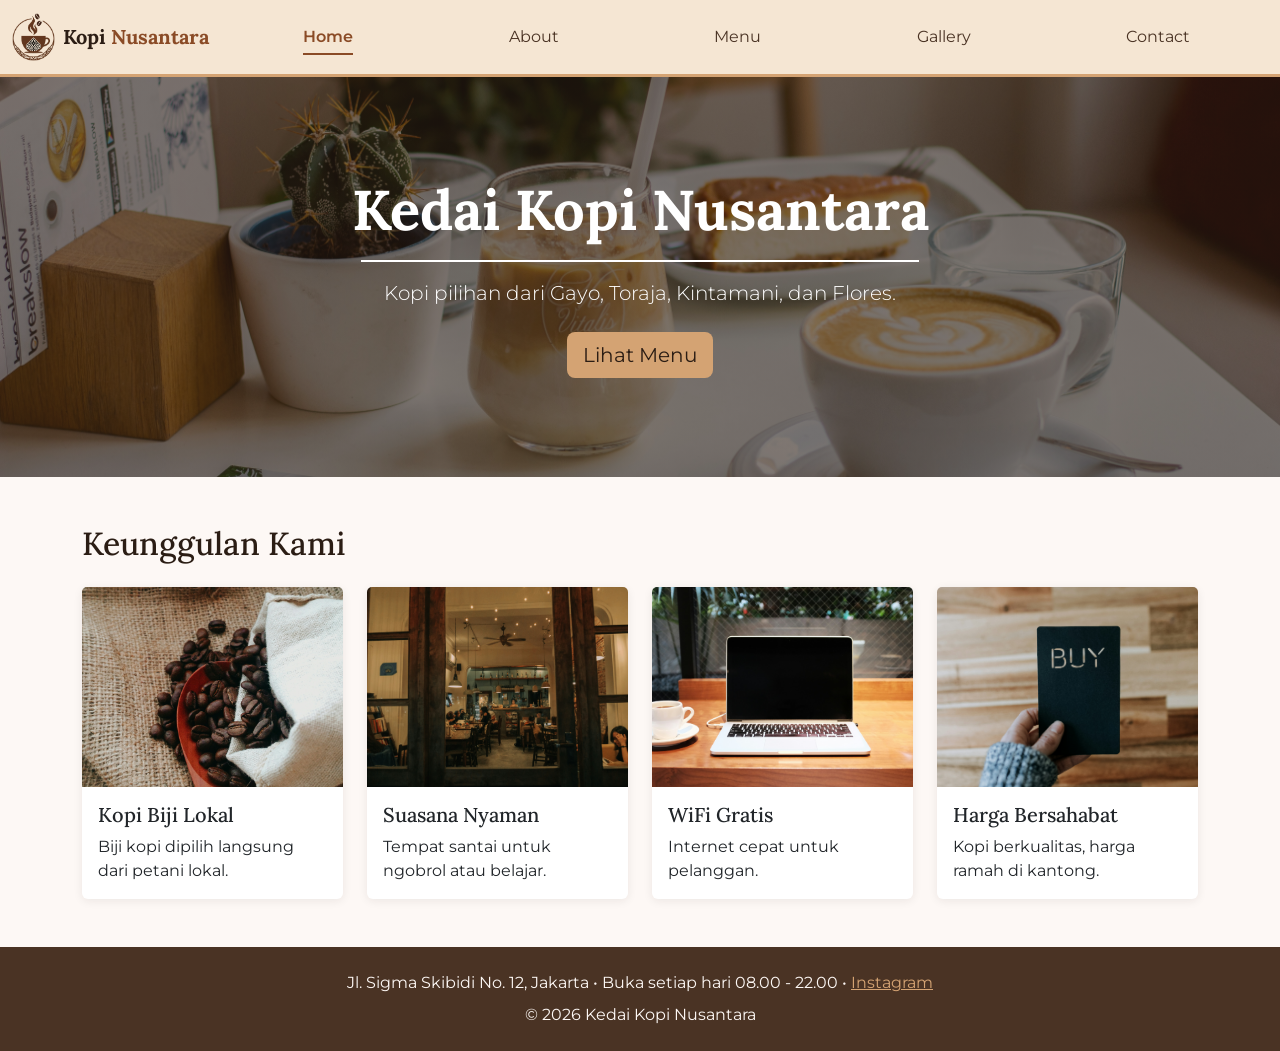
<file: index.html>
<!doctype html>
<html lang="en">
  <head>
    <meta charset="UTF-8" />
    <meta name="viewport" content="width=device-width, initial-scale=1.0" />
    <link
      href="https://cdn.jsdelivr.net/npm/bootstrap@5.3.3/dist/css/bootstrap.min.css"
      rel="stylesheet"
    />
    <link rel="preconnect" href="https://fonts.googleapis.com" />
    <link rel="preconnect" href="https://fonts.gstatic.com" crossorigin />
    <link
      href="https://fonts.googleapis.com/css2?family=Lora:wght@600;700&family=Montserrat:wght@400;600&display=swap"
      rel="stylesheet"
    />
    <link href="style.css" rel="stylesheet" />
    <title>Kedai Kopi Nusantara</title>
    <link rel="icon" type="image/png" href="assets/logo-kopi.png" />
  </head>
  <body>
    <header>
      <nav class="navbar navbar-expand-lg navbar-kopi">
        <div class="container-fluid">
          <a class="navbar-brand d-flex align-items-center" href="index.html">
            <img
              src="assets/logo-kopi.png"
              alt="Logo Kedai Kopi Nusantara"
              height="48"
              class="me-2"
            />
            <span class="brand-kopi"
              >Kopi <span class="brand-nusantara">Nusantara</span></span
            >
          </a>
          <button
            class="navbar-toggler"
            type="button"
            data-bs-toggle="collapse"
            data-bs-target="#navbarNav"
            aria-controls="navbarNav"
            aria-expanded="false"
            aria-label="Toggle navigation"
          >
            <span class="navbar-toggler-icon"></span>
          </button>
          <div class="collapse navbar-collapse" id="navbarNav">
            <ul class="navbar-nav w-100 justify-content-lg-around">
              <li class="nav-item">
                <a class="nav-link active" aria-current="page" href="index.html"
                  >Home</a
                >
              </li>
              <li class="nav-item">
                <a class="nav-link" href="about.html">About</a>
              </li>
              <li class="nav-item">
                <a class="nav-link" href="menu.html">Menu</a>
              </li>
              <li class="nav-item">
                <a class="nav-link" href="gallery.html">Gallery</a>
              </li>
              <li class="nav-item">
                <a class="nav-link" href="contact.html">Contact</a>
              </li>
            </ul>
          </div>
        </div>
      </nav>
    </header>

    <main>
      <section class="hero text-center text-white">
        <div class="container">
          <h1 class="display-4 fw-bold">Kedai Kopi Nusantara</h1>
          <hr class="border-white border-2 opacity-100 w-50 mx-auto" />
          <p class="lead mb-4">
            Kopi pilihan dari Gayo, Toraja, Kintamani, dan Flores.
          </p>
          <a href="menu.html" class="btn btn-kopi btn-lg">Lihat Menu</a>
        </div>
      </section>

      <section class="py-5">
        <div class="container">
          <h2 class="mb-4">Keunggulan Kami</h2>

          <div class="row g-4">
            <div class="col-12 col-md-6 col-xl-3">
              <article class="card h-100">
                <img
                  src="assets/biji-kopi.jpg"
                  class="card-img-top"
                  alt="Biji kopi lokal dalam karung"
                />
                <div class="card-body">
                  <h3 class="card-title h5">Kopi Biji Lokal</h3>
                  <p class="card-text">
                    Biji kopi dipilih langsung dari petani lokal.
                  </p>
                </div>
              </article>
            </div>

            <div class="col-12 col-md-6 col-xl-3">
              <article class="card h-100">
                <img
                  src="assets/suasana-nyaman.jpg"
                  class="card-img-top"
                  alt="Suasana nyaman di dalam kedai kopi"
                />
                <div class="card-body">
                  <h3 class="card-title h5">Suasana Nyaman</h3>
                  <p class="card-text">
                    Tempat santai untuk ngobrol atau belajar.
                  </p>
                </div>
              </article>
            </div>

            <div class="col-12 col-md-6 col-xl-3">
              <article class="card h-100">
                <img
                  src="assets/cafe-laptop.jpg"
                  class="card-img-top"
                  alt="Laptop dan Kopi di atas meja kayu"
                />
                <div class="card-body">
                  <h3 class="card-title h5">WiFi Gratis</h3>
                  <p class="card-text">Internet cepat untuk pelanggan.</p>
                </div>
              </article>
            </div>

            <div class="col-12 col-md-6 col-xl-3">
              <article class="card h-100">
                <img
                  src="assets/gambar-buy.jpg"
                  class="card-img-top"
                  alt="Tangan Memegang buku harga"
                />
                <div class="card-body">
                  <h3 class="card-title h5">Harga Bersahabat</h3>
                  <p class="card-text">
                    Kopi berkualitas, harga ramah di kantong.
                  </p>
                </div>
              </article>
            </div>
          </div>
        </div>
      </section>
    </main>

    <footer class="footer-kopi text-center py-4">
      <div class="container">
        <p class="mb-2">
          Jl. Sigma Skibidi No. 12, Jakarta &bull; Buka setiap hari 08.00 -
          22.00 &bull;
          <a href="https://www.instagram.com/" class="link-footer">Instagram</a>
        </p>
        <p class="mb-0">&copy; 2026 Kedai Kopi Nusantara</p>
      </div>
    </footer>

    <script src="https://cdn.jsdelivr.net/npm/bootstrap@5.3.3/dist/js/bootstrap.bundle.min.js"></script>
  </body>
</html>
</file>
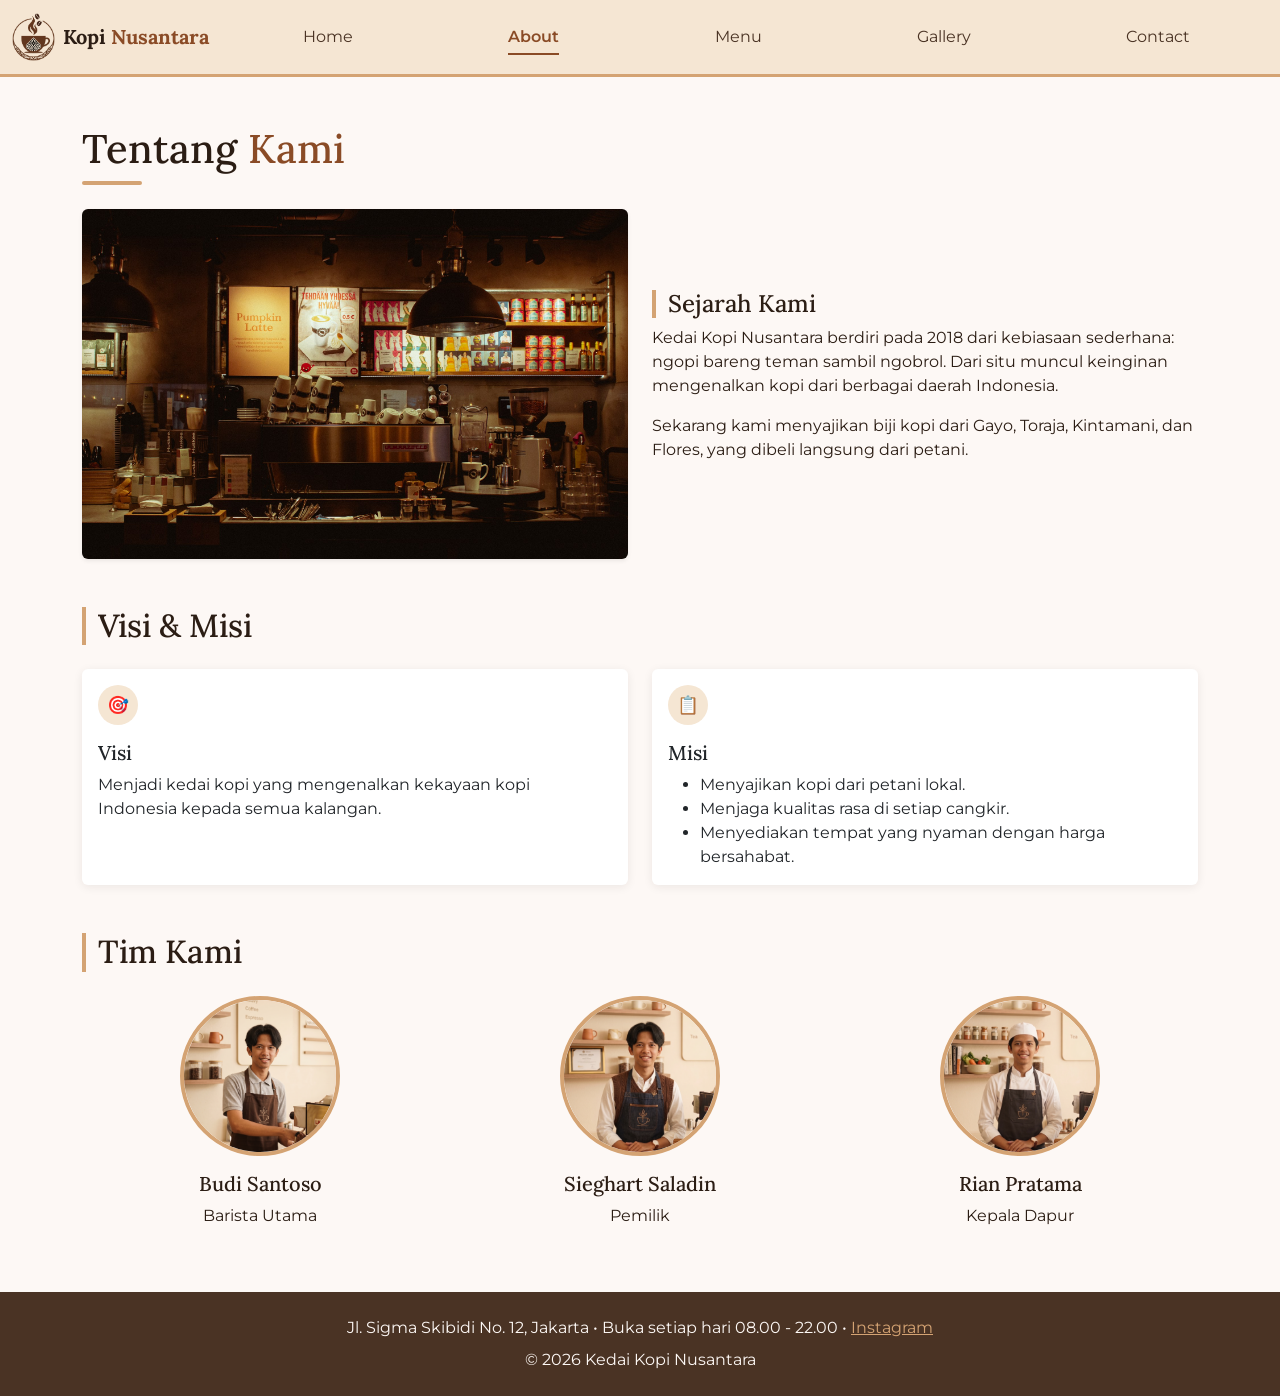
<file: about.html>
<!doctype html>
<html lang="en">
  <head>
    <meta charset="UTF-8" />
    <meta name="viewport" content="width=device-width, initial-scale=1.0" />
    <link
      href="https://cdn.jsdelivr.net/npm/bootstrap@5.3.3/dist/css/bootstrap.min.css"
      rel="stylesheet"
    />
    <link rel="preconnect" href="https://fonts.googleapis.com" />
    <link rel="preconnect" href="https://fonts.gstatic.com" crossorigin />
    <link
      href="https://fonts.googleapis.com/css2?family=Lora:wght@600;700&family=Montserrat:wght@400;600&display=swap"
      rel="stylesheet"
    />
    <link href="style.css" rel="stylesheet" />
    <title>About Us - Kedai Kopi Nusantara</title>
    <link rel="icon" type="image/png" href="assets/logo-kopi.png" />
  </head>
  <body>
    <header>
      <nav class="navbar navbar-expand-lg navbar-kopi">
        <div class="container-fluid">
          <a class="navbar-brand d-flex align-items-center" href="index.html">
            <img
              src="assets/logo-kopi.png"
              alt="Logo Kedai Kopi Nusantara"
              height="48"
              class="me-2"
            />
            <span class="brand-kopi"
              >Kopi <span class="brand-nusantara">Nusantara</span></span
            >
          </a>
          <button
            class="navbar-toggler"
            type="button"
            data-bs-toggle="collapse"
            data-bs-target="#navbarNav"
            aria-controls="navbarNav"
            aria-expanded="false"
            aria-label="Toggle navigation"
          >
            <span class="navbar-toggler-icon"></span>
          </button>
          <div class="collapse navbar-collapse" id="navbarNav">
            <ul class="navbar-nav w-100 justify-content-lg-around">
              <li class="nav-item">
                <a class="nav-link" href="index.html">Home</a>
              </li>
              <li class="nav-item">
                <a class="nav-link active" aria-current="page" href="about.html"
                  >About</a
                >
              </li>
              <li class="nav-item">
                <a class="nav-link" href="menu.html">Menu</a>
              </li>
              <li class="nav-item">
                <a class="nav-link" href="gallery.html">Gallery</a>
              </li>
              <li class="nav-item">
                <a class="nav-link" href="contact.html">Contact</a>
              </li>
            </ul>
          </div>
        </div>
      </nav>
    </header>

    <main>
      <section class="py-5">
        <div class="container">
          <h1 class="mb-2">Tentang <span class="teks-aksen">Kami</span></h1>
          <div class="garis-aksen mb-4"></div>
          <div class="row g-4 align-items-center">
            <div class="col-12 col-xl-6">
              <img
                src="assets/interior-kafe.jpg"
                class="foto-about rounded shadow-sm"
                alt="Interior kedai dengan meja kayu dan lampu gantung"
              />
            </div>
            <div class="col-12 col-xl-6">
              <h2 class="h4 judul-sub">Sejarah Kami</h2>
              <p>
                Kedai Kopi Nusantara berdiri pada 2018 dari kebiasaan sederhana:
                ngopi bareng teman sambil ngobrol. Dari situ muncul keinginan
                mengenalkan kopi dari berbagai daerah Indonesia.
              </p>
              <p>
                Sekarang kami menyajikan biji kopi dari Gayo, Toraja, Kintamani,
                dan Flores, yang dibeli langsung dari petani.
              </p>
            </div>
          </div>
        </div>
      </section>

      <section class="pb-5">
        <div class="container">
          <h2 class="mb-4 judul-sub">Visi &amp; Misi</h2>
          <div class="row g-4">
            <div class="col-12 col-md-6">
              <article class="card h-100">
                <div class="card-body">
                  <div class="ikon-kontak mb-3">🎯</div>
                  <h3 class="h5 card-title">Visi</h3>
                  <p class="card-text">
                    Menjadi kedai kopi yang mengenalkan kekayaan kopi Indonesia
                    kepada semua kalangan.
                  </p>
                </div>
              </article>
            </div>
            <div class="col-12 col-md-6">
              <article class="card h-100">
                <div class="card-body">
                  <div class="ikon-kontak mb-3">📋</div>
                  <h3 class="h5 card-title">Misi</h3>
                  <ul class="mb-0">
                    <li>Menyajikan kopi dari petani lokal.</li>
                    <li>Menjaga kualitas rasa di setiap cangkir.</li>
                    <li>
                      Menyediakan tempat yang nyaman dengan harga bersahabat.
                    </li>
                  </ul>
                </div>
              </article>
            </div>
          </div>
        </div>
      </section>

      <section class="pb-5">
        <div class="container">
          <h2 class="mb-4 judul-sub">Tim Kami</h2>
          <div class="row g-4">
            <div class="col-12 col-md-4">
              <article class="text-center">
                <img
                  src="assets/barista-raffi.png"
                  class="foto-tim rounded-circle mb-3"
                  alt="Barista pria tersenyum sambil menyeduh kopi"
                />
                <h3 class="h5">Budi Santoso</h3>
                <p>Barista Utama</p>
              </article>
            </div>
            <div class="col-12 col-md-4">
              <article class="text-center">
                <img
                  src="assets/pemilik-kafe.png"
                  class="foto-tim rounded-circle mb-3"
                  alt="Pria pemilik kedai kopi Nusantara"
                />
                <h3 class="h5">Sieghart Saladin</h3>
                <p>Pemilik</p>
              </article>
            </div>
            <div class="col-12 col-md-4">
              <article class="text-center">
                <img
                  src="assets/kepala-dapur.jpeg"
                  class="foto-tim rounded-circle mb-3"
                  alt="Pria dengan baju putih yang menunjukan kesopanan"
                />
                <h3 class="h5">Rian Pratama</h3>
                <p>Kepala Dapur</p>
              </article>
            </div>
          </div>
        </div>
      </section>
    </main>

    <footer class="footer-kopi text-center py-4">
      <div class="container">
        <p class="mb-2">
          Jl. Sigma Skibidi No. 12, Jakarta &bull; Buka setiap hari 08.00 -
          22.00 &bull;
          <a href="https://www.instagram.com/" class="link-footer">Instagram</a>
        </p>
        <p class="mb-0">&copy; 2026 Kedai Kopi Nusantara</p>
      </div>
    </footer>

    <script src="https://cdn.jsdelivr.net/npm/bootstrap@5.3.3/dist/js/bootstrap.bundle.min.js"></script>
  </body>
</html>
</file>
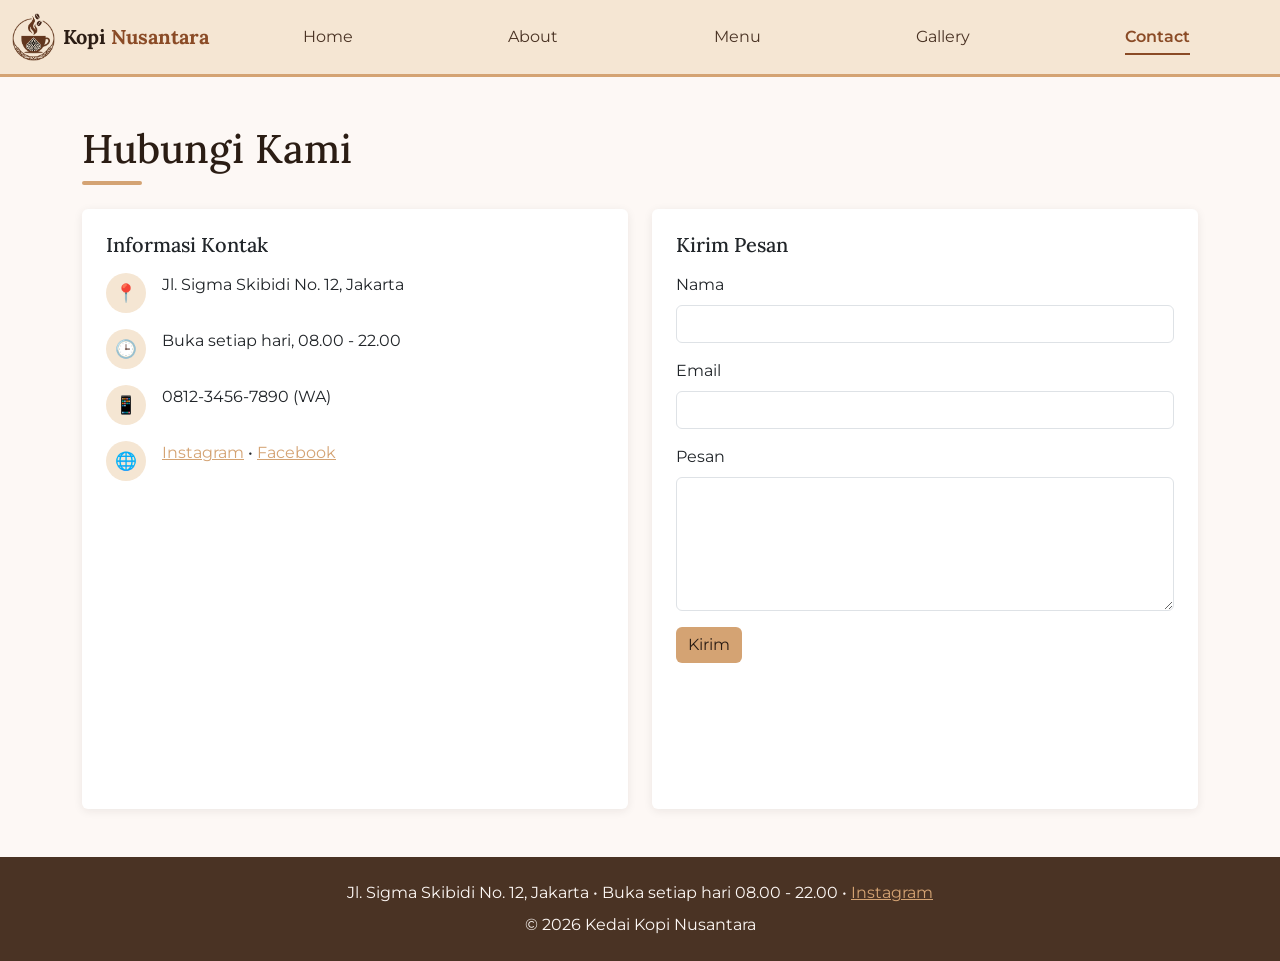
<file: contact.html>
<!doctype html>
<html lang="en">
  <head>
    <meta charset="UTF-8" />
    <meta name="viewport" content="width=device-width, initial-scale=1.0" />
    <link
      href="https://cdn.jsdelivr.net/npm/bootstrap@5.3.3/dist/css/bootstrap.min.css"
      rel="stylesheet"
    />
    <link rel="preconnect" href="https://fonts.googleapis.com" />
    <link rel="preconnect" href="https://fonts.gstatic.com" crossorigin />
    <link
      href="https://fonts.googleapis.com/css2?family=Lora:wght@600;700&family=Montserrat:wght@400;600&display=swap"
      rel="stylesheet"
    />
    <link href="style.css" rel="stylesheet" />
    <title>Contact - Kedai Kopi Nusantara</title>
    <link rel="icon" type="image/png" href="assets/logo-kopi.png" />
  </head>
  <body>
    <header>
      <nav class="navbar navbar-expand-lg navbar-kopi">
        <div class="container-fluid">
          <a class="navbar-brand d-flex align-items-center" href="index.html">
            <img
              src="assets/logo-kopi.png"
              alt="Logo Kedai Kopi Nusantara"
              height="48"
              class="me-2"
            />
            <span class="brand-kopi"
              >Kopi <span class="brand-nusantara">Nusantara</span></span
            >
          </a>
          <button
            class="navbar-toggler"
            type="button"
            data-bs-toggle="collapse"
            data-bs-target="#navbarNav"
            aria-controls="navbarNav"
            aria-expanded="false"
            aria-label="Toggle navigation"
          >
            <span class="navbar-toggler-icon"></span>
          </button>
          <div class="collapse navbar-collapse" id="navbarNav">
            <ul class="navbar-nav w-100 justify-content-lg-around">
              <li class="nav-item">
                <a class="nav-link" href="index.html">Home</a>
              </li>
              <li class="nav-item">
                <a class="nav-link" href="about.html">About</a>
              </li>
              <li class="nav-item">
                <a class="nav-link" href="menu.html">Menu</a>
              </li>
              <li class="nav-item">
                <a class="nav-link" href="gallery.html">Gallery</a>
              </li>
              <li class="nav-item">
                <a
                  class="nav-link active"
                  aria-current="page"
                  href="contact.html"
                  >Contact</a
                >
              </li>
            </ul>
          </div>
        </div>
      </nav>
    </header>

    <main>
      <section class="py-5">
        <div class="container">
          <h1 class="mb-2">Hubungi Kami</h1>
          <div class="garis-aksen mb-4"></div>

          <div class="row g-4">
            <div class="col-12 col-xl-6">
              <div class="card h-100 p-4">
                <h2 class="h5 mb-3">Informasi Kontak</h2>
                <ul class="list-unstyled mb-4">
                  <li class="d-flex align-items-start mb-3">
                    <span class="ikon-kontak me-3">📍</span>
                    <span>Jl. Sigma Skibidi No. 12, Jakarta</span>
                  </li>
                  <li class="d-flex align-items-start mb-3">
                    <span class="ikon-kontak me-3">🕒</span>
                    <span>Buka setiap hari, 08.00 - 22.00</span>
                  </li>
                  <li class="d-flex align-items-start mb-3">
                    <span class="ikon-kontak me-3">📱</span>
                    <span>0812-3456-7890 (WA)</span>
                  </li>
                  <li class="d-flex align-items-start">
                    <span class="ikon-kontak me-3">🌐</span>
                    <span>
                      <a href="https://www.instagram.com/" class="link-footer"
                        >Instagram</a
                      >
                      &bull;
                      <a href="https://www.facebook.com/" class="link-footer"
                        >Facebook</a
                      >
                    </span>
                  </li>
                </ul>

                <div class="ratio ratio-16x9">
                  <iframe
                    src="https://www.google.com/maps/embed?pb=!1m18!1m12!1m3!1d4507.550843056013!2d106.5544570067967!3d-6.164859251733995!2m3!1f0!2f0!3f0!3m2!1i1024!2i768!4f13.1!3m3!1m2!1s0x2e69ff2e50e9d7db%3A0x2716e60d1c27b235!2sBarempat%20Bumi%20Indah%20(Cafe%20Mocktail)!5e0!3m2!1sen!2sid!4v1790300458657!5m2!1sen!2sid"
                    style="border: 0"
                    allowfullscreen=""
                    loading="lazy"
                    title="Peta lokasi Kedai Kopi Nusantara"
                  >
                  </iframe>
                </div>
              </div>
            </div>

            <div class="col-12 col-xl-6">
              <div class="card h-100 p-4">
                <h2 class="h5 mb-3">Kirim Pesan</h2>
                <form>
                  <div class="mb-3">
                    <label for="nama" class="form-label">Nama</label>
                    <input
                      type="text"
                      class="form-control"
                      id="nama"
                      name="nama"
                    />
                  </div>
                  <div class="mb-3">
                    <label for="email" class="form-label">Email</label>
                    <input
                      type="email"
                      class="form-control"
                      id="email"
                      name="email"
                    />
                  </div>
                  <div class="mb-3">
                    <label for="pesan" class="form-label">Pesan</label>
                    <textarea
                      class="form-control"
                      id="pesan"
                      name="pesan"
                      rows="5"
                    ></textarea>
                  </div>
                  <button type="submit" class="btn btn-kopi">Kirim</button>
                </form>
              </div>
            </div>
          </div>
        </div>
      </section>
    </main>

    <footer class="footer-kopi text-center py-4">
      <div class="container">
        <p class="mb-2">
          Jl. Sigma Skibidi No. 12, Jakarta &bull; Buka setiap hari 08.00 -
          22.00 &bull;
          <a href="https://www.instagram.com/" class="link-footer">Instagram</a>
        </p>
        <p class="mb-0">&copy; 2026 Kedai Kopi Nusantara</p>
      </div>
    </footer>

    <script src="https://cdn.jsdelivr.net/npm/bootstrap@5.3.3/dist/js/bootstrap.bundle.min.js"></script>
  </body>
</html>
</file>
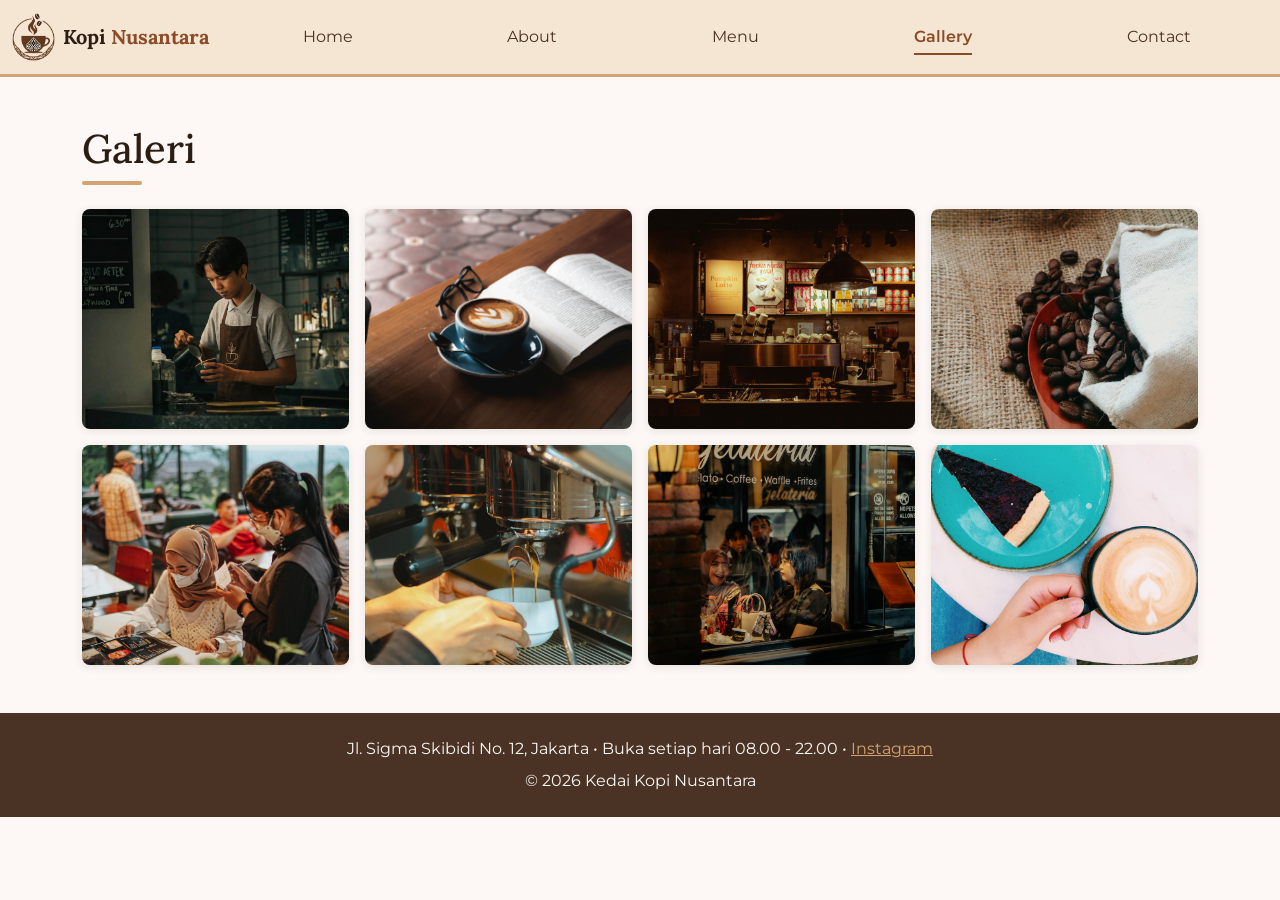
<file: gallery.html>
<!doctype html>
<html lang="en">
  <head>
    <meta charset="UTF-8" />
    <meta name="viewport" content="width=device-width, initial-scale=1.0" />
    <link
      href="https://cdn.jsdelivr.net/npm/bootstrap@5.3.3/dist/css/bootstrap.min.css"
      rel="stylesheet"
    />
    <link rel="preconnect" href="https://fonts.googleapis.com" />
    <link rel="preconnect" href="https://fonts.gstatic.com" crossorigin />
    <link
      href="https://fonts.googleapis.com/css2?family=Lora:wght@600;700&family=Montserrat:wght@400;600&display=swap"
      rel="stylesheet"
    />
    <link href="style.css" rel="stylesheet" />
    <title>Gallery - Kedai Kopi Nusantara</title>
    <link rel="icon" type="image/png" href="assets/logo-kopi.png" />
  </head>
  <body>
    <header>
      <nav class="navbar navbar-expand-lg navbar-kopi">
        <div class="container-fluid">
          <a class="navbar-brand d-flex align-items-center" href="index.html">
            <img
              src="assets/logo-kopi.png"
              alt="Logo Kedai Kopi Nusantara"
              height="48"
              class="me-2"
            />
            <span class="brand-kopi"
              >Kopi <span class="brand-nusantara">Nusantara</span></span
            >
          </a>
          <button
            class="navbar-toggler"
            type="button"
            data-bs-toggle="collapse"
            data-bs-target="#navbarNav"
            aria-controls="navbarNav"
            aria-expanded="false"
            aria-label="Toggle navigation"
          >
            <span class="navbar-toggler-icon"></span>
          </button>
          <div class="collapse navbar-collapse" id="navbarNav">
            <ul class="navbar-nav w-100 justify-content-lg-around">
              <li class="nav-item">
                <a class="nav-link" href="index.html">Home</a>
              </li>
              <li class="nav-item">
                <a class="nav-link" href="about.html">About</a>
              </li>
              <li class="nav-item">
                <a class="nav-link" href="menu.html">Menu</a>
              </li>
              <li class="nav-item">
                <a
                  class="nav-link active"
                  aria-current="page"
                  href="gallery.html"
                  >Gallery</a
                >
              </li>
              <li class="nav-item">
                <a class="nav-link" href="contact.html">Contact</a>
              </li>
            </ul>
          </div>
        </div>
      </nav>
    </header>

    <main>
      <section class="py-5">
        <div class="container">
          <h1 class="mb-2">Galeri</h1>
          <div class="garis-aksen mb-4"></div>

          <div class="row g-3">
            <div class="col-6 col-xl-3">
              <div class="bingkai-galeri">
                <img
                  src="assets/gw-bikin-kopi.jpeg"
                  class="foto-galeri"
                  alt="Barista menuang susu ke dalam gelas kopi"
                />
              </div>
            </div>
            <div class="col-6 col-xl-3">
              <div class="bingkai-galeri">
                <img
                  src="assets/kopi-sama-buku.jpg"
                  class="foto-galeri"
                  alt="Meja kayu dengan cangkir kopi dan buku"
                />
              </div>
            </div>
            <div class="col-6 col-xl-3">
              <div class="bingkai-galeri">
                <img
                  src="assets/interior-kafe.jpg"
                  class="foto-galeri"
                  alt="Interior kedai dengan lampu gantung"
                />
              </div>
            </div>
            <div class="col-6 col-xl-3">
              <div class="bingkai-galeri">
                <img
                  src="assets/biji-kopi.jpg"
                  class="foto-galeri"
                  alt="Biji kopi mentah tertata di atas karung"
                />
              </div>
            </div>
            <div class="col-6 col-xl-3">
              <div class="bingkai-galeri">
                <img
                  src="assets/pelanggan-mesan.jpg"
                  class="foto-galeri"
                  alt="Pelanggan duduk santai sambil membaca Menu"
                />
              </div>
            </div>
            <div class="col-6 col-xl-3">
              <div class="bingkai-galeri">
                <img
                  src="assets/nyeduh-kopi.jpg"
                  class="foto-galeri"
                  alt="Proses menyeduh kopi manual"
                />
              </div>
            </div>
            <div class="col-6 col-xl-3">
              <div class="bingkai-galeri">
                <img
                  src="assets/caffee-malam.jpg"
                  class="foto-galeri"
                  alt="Suasana kedai di malam hari dengan lampu temaram"
                />
              </div>
            </div>
            <div class="col-6 col-xl-3">
              <div class="bingkai-galeri">
                <img
                  src="assets/cheesecake-latte.jpg"
                  class="foto-galeri"
                  alt="Cheesecake dan latte disajikan di atas meja"
                />
              </div>
            </div>
          </div>
        </div>
      </section>
    </main>

    <footer class="footer-kopi text-center py-4">
      <div class="container">
        <p class="mb-2">
          Jl. Sigma Skibidi No. 12, Jakarta &bull; Buka setiap hari 08.00 -
          22.00 &bull;
          <a href="https://www.instagram.com/" class="link-footer">Instagram</a>
        </p>
        <p class="mb-0">&copy; 2026 Kedai Kopi Nusantara</p>
      </div>
    </footer>

    <script src="https://cdn.jsdelivr.net/npm/bootstrap@5.3.3/dist/js/bootstrap.bundle.min.js"></script>
  </body>
</html>
</file>
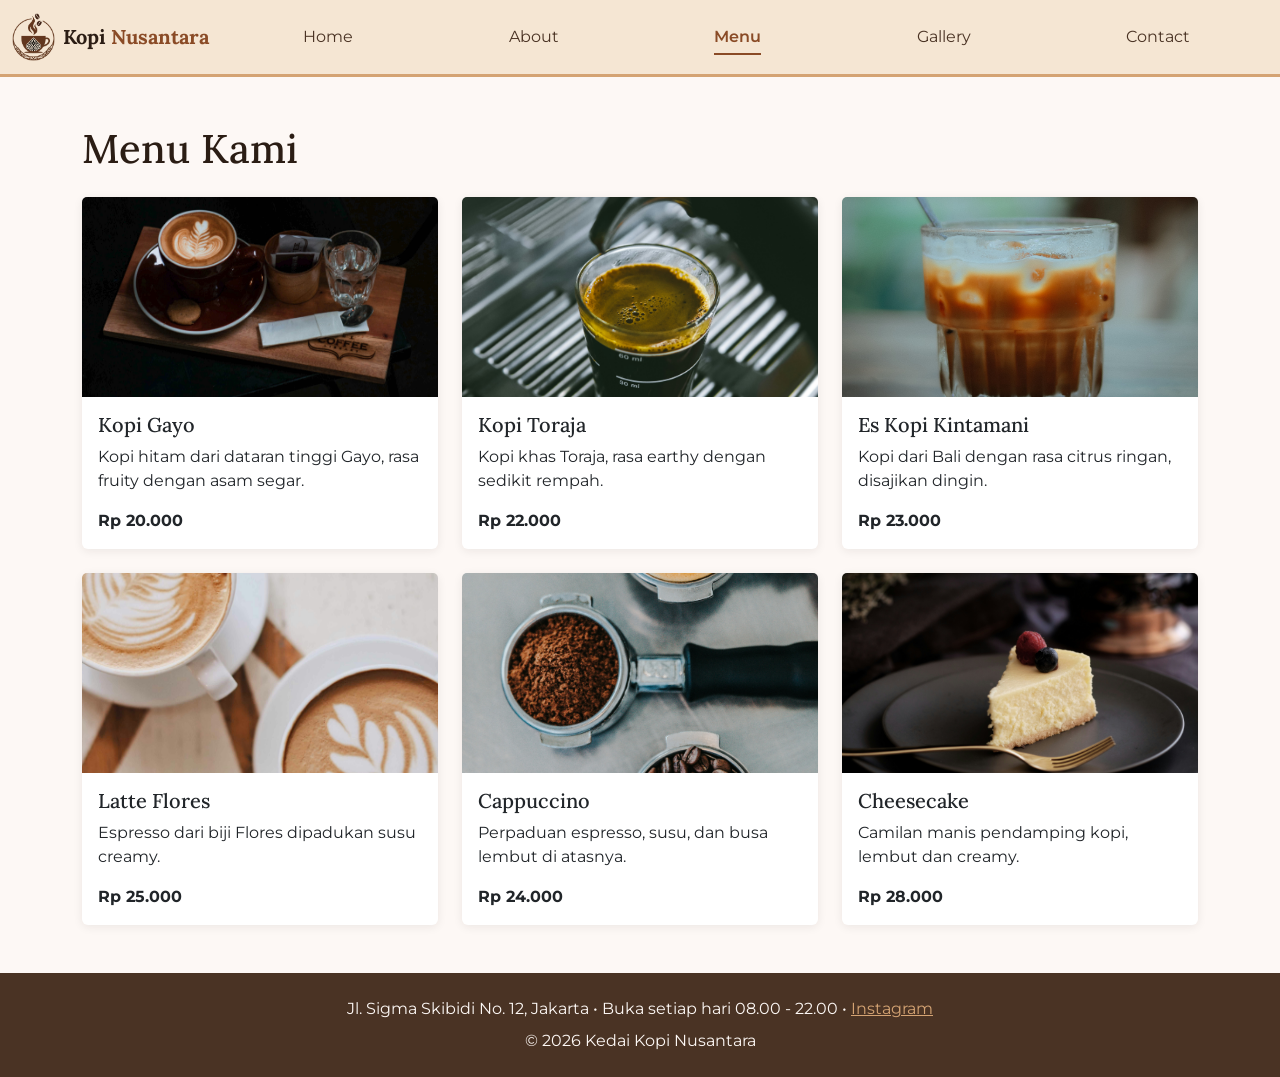
<file: menu.html>
<!doctype html>
<html lang="en">
  <head>
    <meta charset="UTF-8" />
    <meta name="viewport" content="width=device-width, initial-scale=1.0" />
    <link
      href="https://cdn.jsdelivr.net/npm/bootstrap@5.3.3/dist/css/bootstrap.min.css"
      rel="stylesheet"
    />
    <link rel="preconnect" href="https://fonts.googleapis.com" />
    <link rel="preconnect" href="https://fonts.gstatic.com" crossorigin />
    <link
      href="https://fonts.googleapis.com/css2?family=Lora:wght@600;700&family=Montserrat:wght@400;600&display=swap"
      rel="stylesheet"
    />
    <link href="style.css" rel="stylesheet" />
    <title>Menu - Kedai Kopi Nusantara</title>
    <link rel="icon" type="image/png" href="assets/logo-kopi.png" />
  </head>
  <body>
    <header>
      <nav class="navbar navbar-expand-lg navbar-kopi">
        <div class="container-fluid">
          <a class="navbar-brand d-flex align-items-center" href="index.html">
            <img
              src="assets/logo-kopi.png"
              alt="Logo Kedai Kopi Nusantara"
              height="48"
              class="me-2"
            />
            <span class="brand-kopi"
              >Kopi <span class="brand-nusantara">Nusantara</span></span
            >
          </a>
          <button
            class="navbar-toggler"
            type="button"
            data-bs-toggle="collapse"
            data-bs-target="#navbarNav"
            aria-controls="navbarNav"
            aria-expanded="false"
            aria-label="Toggle navigation"
          >
            <span class="navbar-toggler-icon"></span>
          </button>
          <div class="collapse navbar-collapse" id="navbarNav">
            <ul class="navbar-nav w-100 justify-content-lg-around">
              <li class="nav-item">
                <a class="nav-link" href="index.html">Home</a>
              </li>
              <li class="nav-item">
                <a class="nav-link" href="about.html">About</a>
              </li>
              <li class="nav-item">
                <a class="nav-link active" aria-current="page" href="menu.html"
                  >Menu</a
                >
              </li>
              <li class="nav-item">
                <a class="nav-link" href="gallery.html">Gallery</a>
              </li>
              <li class="nav-item">
                <a class="nav-link" href="contact.html">Contact</a>
              </li>
            </ul>
          </div>
        </div>
      </nav>
    </header>

    <main>
      <section class="py-5">
        <div class="container">
          <h1 class="mb-4">Menu Kami</h1>
          <div class="row g-4">
            <div class="col-12 col-xl-4">
              <article class="card h-100">
                <img
                  src="assets/kopi-gayo.jpg"
                  class="card-img-top"
                  alt="Segelas kopi hitam Gayo di atas meja kayu"
                />
                <div class="card-body">
                  <h2 class="h5 card-title">Kopi Gayo</h2>
                  <p class="card-text">
                    Kopi hitam dari dataran tinggi Gayo, rasa fruity dengan asam
                    segar.
                  </p>
                  <p class="fw-bold mb-0">Rp 20.000</p>
                </div>
              </article>
            </div>

            <div class="col-12 col-xl-4">
              <article class="card h-100">
                <img
                  src="assets/kopi-toraja.jpg"
                  class="card-img-top"
                  alt="Cangkir kopi Toraja"
                />
                <div class="card-body">
                  <h2 class="h5 card-title">Kopi Toraja</h2>
                  <p class="card-text">
                    Kopi khas Toraja, rasa earthy dengan sedikit rempah.
                  </p>
                  <p class="fw-bold mb-0">Rp 22.000</p>
                </div>
              </article>
            </div>

            <div class="col-12 col-xl-4">
              <article class="card h-100">
                <img
                  src="assets/es-kopi-kintamani.jpg"
                  class="card-img-top"
                  alt="Es kopi Kintamani dalam gelas bening"
                />
                <div class="card-body">
                  <h2 class="h5 card-title">Es Kopi Kintamani</h2>
                  <p class="card-text">
                    Kopi dari Bali dengan rasa citrus ringan, disajikan dingin.
                  </p>
                  <p class="fw-bold mb-0">Rp 23.000</p>
                </div>
              </article>
            </div>

            <div class="col-12 col-xl-4">
              <article class="card h-100">
                <img
                  src="assets/latte-flores.jpg"
                  class="card-img-top"
                  alt="latte dengan latte art di atas meja"
                />
                <div class="card-body">
                  <h2 class="h5 card-title">Latte Flores</h2>
                  <p class="card-text">
                    Espresso dari biji Flores dipadukan susu creamy.
                  </p>
                  <p class="fw-bold mb-0">Rp 25.000</p>
                </div>
              </article>
            </div>

            <div class="col-12 col-xl-4">
              <article class="card h-100">
                <img
                  src="assets/cappucino.jpg"
                  class="card-img-top"
                  alt="bubuk kopi cappucino"
                />
                <div class="card-body">
                  <h2 class="h5 card-title">Cappuccino</h2>
                  <p class="card-text">
                    Perpaduan espresso, susu, dan busa lembut di atasnya.
                  </p>
                  <p class="fw-bold mb-0">Rp 24.000</p>
                </div>
              </article>
            </div>

            <div class="col-12 col-xl-4">
              <article class="card h-100">
                <img
                  src="assets/cheesecake.jpg"
                  class="card-img-top"
                  alt="Sepotong cheesecake di atas piring hitam"
                />
                <div class="card-body">
                  <h2 class="h5 card-title">Cheesecake</h2>
                  <p class="card-text">
                    Camilan manis pendamping kopi, lembut dan creamy.
                  </p>
                  <p class="fw-bold mb-0">Rp 28.000</p>
                </div>
              </article>
            </div>
          </div>
        </div>
      </section>
    </main>

    <footer class="footer-kopi text-center py-4">
      <div class="container">
        <p class="mb-2">
          Jl. Sigma Skibidi No. 12, Jakarta &bull; Buka setiap hari 08.00 -
          22.00 &bull;
          <a href="https://www.instagram.com/" class="link-footer">Instagram</a>
        </p>
        <p class="mb-0">&copy; 2026 Kedai Kopi Nusantara</p>
      </div>
    </footer>

    <script src="https://cdn.jsdelivr.net/npm/bootstrap@5.3.3/dist/js/bootstrap.bundle.min.js"></script>
  </body>
</html>
</file>
<file: style.css>
body {
  background-color: #fdf8f5;
  color: #2b1d14;
  font-family: "Montserrat", sans-serif;
}

h1,
h2,
h3,
h4,
h5,
.navbar-brand {
  font-family: "Lora", serif;
}

.hero {
  min-height: 400px;
  display: flex;
  align-items: center;
  justify-content: center;
  background-color: #6f4e37;
  background-image:
    linear-gradient(rgba(43, 29, 20, 0.6), rgba(43, 29, 20, 0.6)),
    url("assets/hero.jpg");
  background-size: cover;
  background-position: center;
}

.btn-kopi {
  background-color: #d4a373;
  color: #2b1d14;
  border: none;
  transition: background-color 0.3s;
}

.btn-kopi:hover {
  background-color: #b98555;
  color: #2b1d14;
}

.card-img-top {
  height: 200px;
  object-fit: cover;
}

.footer-kopi {
  background-color: #4a3324;
  color: #fdf8f5;
}

.link-footer {
  color: #d4a373;
}

.link-footer:hover {
  color: #fdf8f5;
}

.navbar-kopi {
  background-color: #f5e6d3;
  border-bottom: 3px solid #d4a373;
}

.brand-kopi {
  color: #2b1d14;
  font-weight: 700;
}

.brand-nusantara {
  color: #8a4b26;
}

.navbar-kopi .nav-link {
  color: #4a3324;
  position: relative;
  transition: color 0.3s;
}

.navbar-kopi .nav-link:hover {
  color: #8a4b26;
}

.navbar-kopi .nav-link.active {
  color: #8a4b26;
  font-weight: 600;
}

@media (min-width: 992px) {
  .navbar-kopi .nav-link::after {
    content: "";
    position: absolute;
    left: 0.5rem;
    right: 0.5rem;
    bottom: 2px;
    height: 2px;
    background-color: #8a4b26;
    transform: scaleX(0);
    transition: transform 0.3s;
  }

  .navbar-kopi .nav-link:hover::after,
  .navbar-kopi .nav-link.active::after {
    transform: scaleX(1);
  }
}

.foto-about {
  width: 100%;
  height: 350px;
  object-fit: cover;
}

.foto-tim {
  width: 160px;
  height: 160px;
  object-fit: cover;
  border: 4px solid #d4a373;
}

.foto-galeri {
  width: 100%;
  height: 220px;
  object-fit: cover;
}

.garis-aksen {
  width: 60px;
  height: 4px;
  background-color: #d4a373;
  border-radius: 2px;
}

.ikon-kontak {
  width: 40px;
  height: 40px;
  min-width: 40px;
  border-radius: 50%;
  background-color: #f5e6d3;
  display: flex;
  align-items: center;
  justify-content: center;
  font-size: 1.1rem;
}

.card {
  border: none;
  box-shadow: 0 2px 10px rgba(43, 29, 20, 0.08);
}

.form-control:focus {
  border-color: #d4a373;
  box-shadow: 0 0 0 0.2rem rgba(212, 163, 115, 0.25);
}

.bingkai-galeri {
  overflow: hidden;
  border-radius: 0.5rem;
  box-shadow: 0 2px 10px rgba(43, 29, 20, 0.1);
}

.foto-galeri {
  width: 100%;
  height: 220px;
  object-fit: cover;
  transition: transform 0.4s;
  display: block;
}

.bingkai-galeri:hover .foto-galeri {
  transform: scale(1.08);
}

.teks-aksen {
  color: #8a4b26;
}

.judul-sub {
  padding-left: 0.75rem;
  border-left: 4px solid #d4a373;
}
</file>
